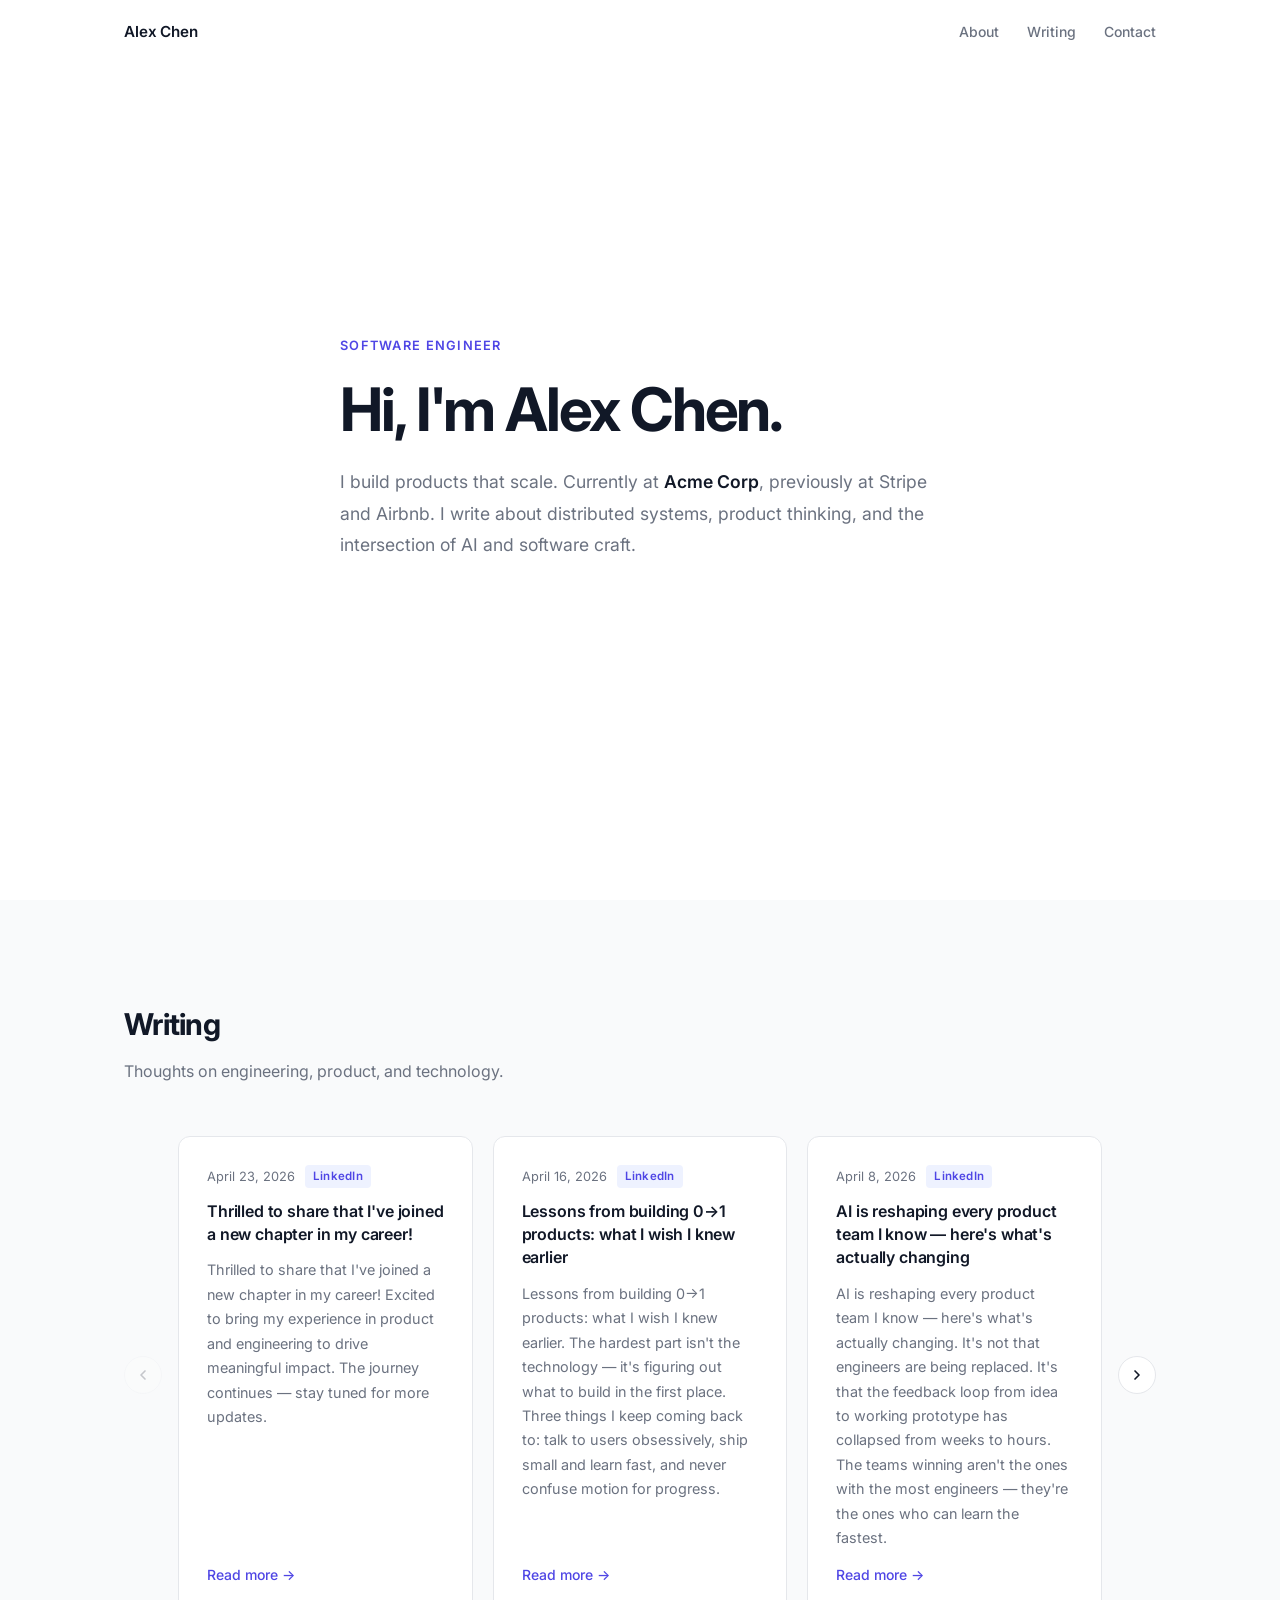
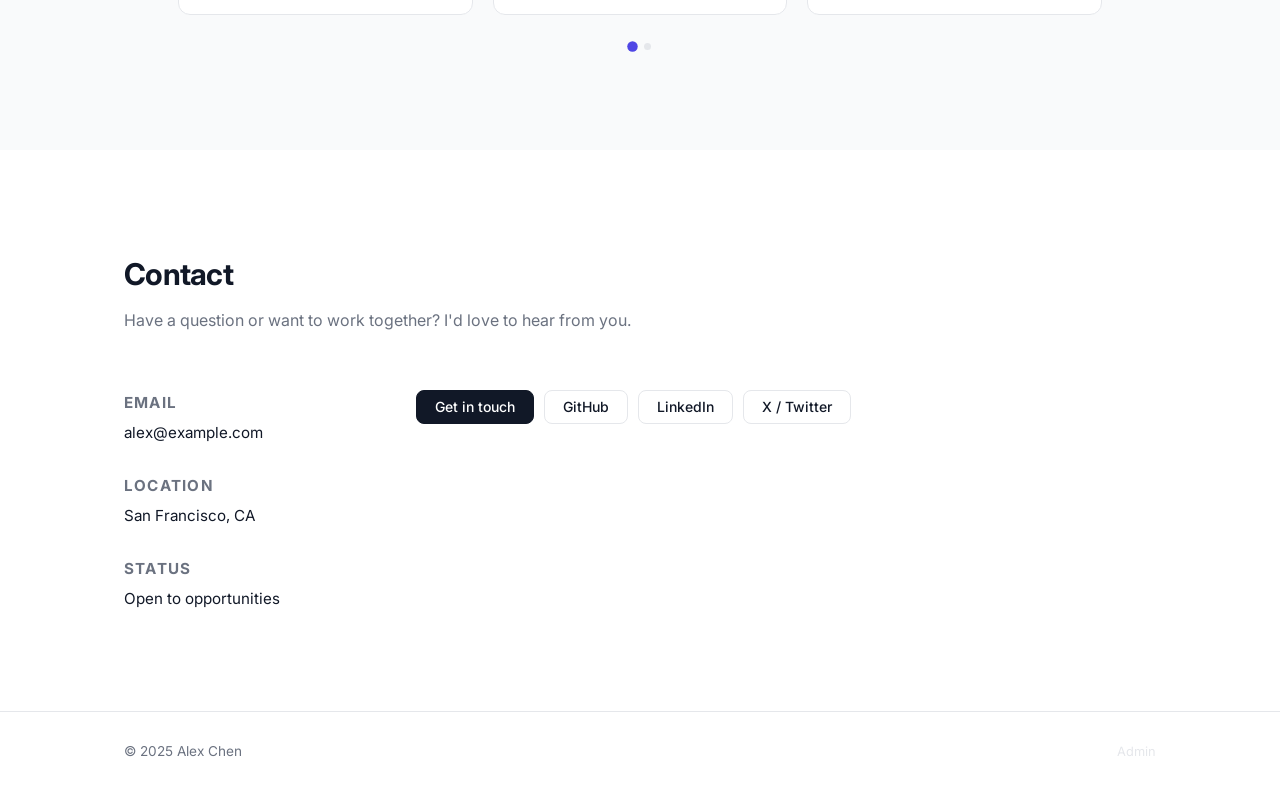
<file: index.html>
<!DOCTYPE html>
<html lang="en">
<head>
  <meta charset="UTF-8">
  <meta name="viewport" content="width=device-width, initial-scale=1.0">
  <title>Alex Chen</title>
  <meta name="description" content="Software engineer, writer, and builder based in San Francisco.">
  <link rel="preconnect" href="https://fonts.googleapis.com">
  <link rel="preconnect" href="https://fonts.gstatic.com" crossorigin>
  <link href="https://fonts.googleapis.com/css2?family=Inter:wght@300;400;500;600;700&display=swap" rel="stylesheet">
  <link rel="stylesheet" href="styles/main.css">
</head>
<body>

  <!-- Navigation -->
  <nav class="nav" id="nav">
    <div class="nav-inner">
      <a href="#" class="nav-logo" id="cms-nav-name">Alex Chen</a>
      <div class="nav-links">
        <a href="#about">About</a>
        <a href="#blog">Writing</a>
        <a href="#contact">Contact</a>
      </div>
      <button class="hamburger" id="hamburger" aria-label="Toggle menu">
        <span></span><span></span><span></span>
      </button>
    </div>
    <div class="nav-mobile" id="mobileMenu">
      <a href="#about">About</a>
      <a href="#blog">Writing</a>
      <a href="#contact">Contact</a>
    </div>
  </nav>

  <!-- ── ABOUT ─────────────────────────────────────────── -->
  <section class="hero" id="about">
    <div class="container">
      <span class="eyebrow" id="cms-role">Software Engineer</span>
      <h1>Hi, I'm <span id="cms-name">Alex&nbsp;Chen</span>.</h1>
      <p class="hero-bio" id="cms-bio">
        I build products that scale. Currently at <strong>Acme Corp</strong>,
        previously at Stripe and Airbnb. I write about distributed systems,
        product thinking, and the intersection of AI and software craft.
      </p>
    </div>
  </section>

  <!-- ── BLOG ──────────────────────────────────────────── -->
  <section class="section section--alt" id="blog">
    <div class="container">
      <div class="section-head">
        <h2>Writing</h2>
        <p id="cms-blog-subtitle">Thoughts on engineering, product, and technology.</p>
      </div>

      <div id="cms-blog-container"></div>
    </div>
  </section>

  <!-- ── CONTACT ───────────────────────────────────────── -->
  <section class="section" id="contact">
    <div class="container">
      <div class="section-head">
        <h2>Contact</h2>
        <p id="cms-contact-subtitle">Have a question or want to work together? I'd love to hear from you.</p>
      </div>

      <div class="contact-layout">

        <div class="contact-info">
          <div class="contact-item">
            <span class="label">Email</span>
            <a href="mailto:alex@example.com" id="cms-email">alex@example.com</a>
          </div>
          <div class="contact-item">
            <span class="label">Location</span>
            <span id="cms-location">San Francisco, CA</span>
          </div>
          <div class="contact-item">
            <span class="label">Status</span>
            <span id="cms-status">Open to opportunities</span>
          </div>
        </div>

        <div class="contact-links" id="cms-contact-links">
          <a href="mailto:alex@example.com" class="btn btn-dark" id="cms-get-in-touch">Get in touch</a>
          <a href="https://github.com" class="btn btn-outline" target="_blank" rel="noopener">GitHub</a>
          <a href="https://linkedin.com" class="btn btn-outline" target="_blank" rel="noopener">LinkedIn</a>
          <a href="https://twitter.com" class="btn btn-outline" target="_blank" rel="noopener">X / Twitter</a>
        </div>

      </div>
    </div>
  </section>

  <!-- Footer -->
  <footer class="footer">
    <div class="container footer-inner">
      <p>© 2025 <span id="cms-footer-name">Alex Chen</span></p>
      <a href="admin/" class="admin-link">Admin</a>
    </div>
  </footer>

  <script src="scripts/main.js"></script>
</body>
</html>
</file>
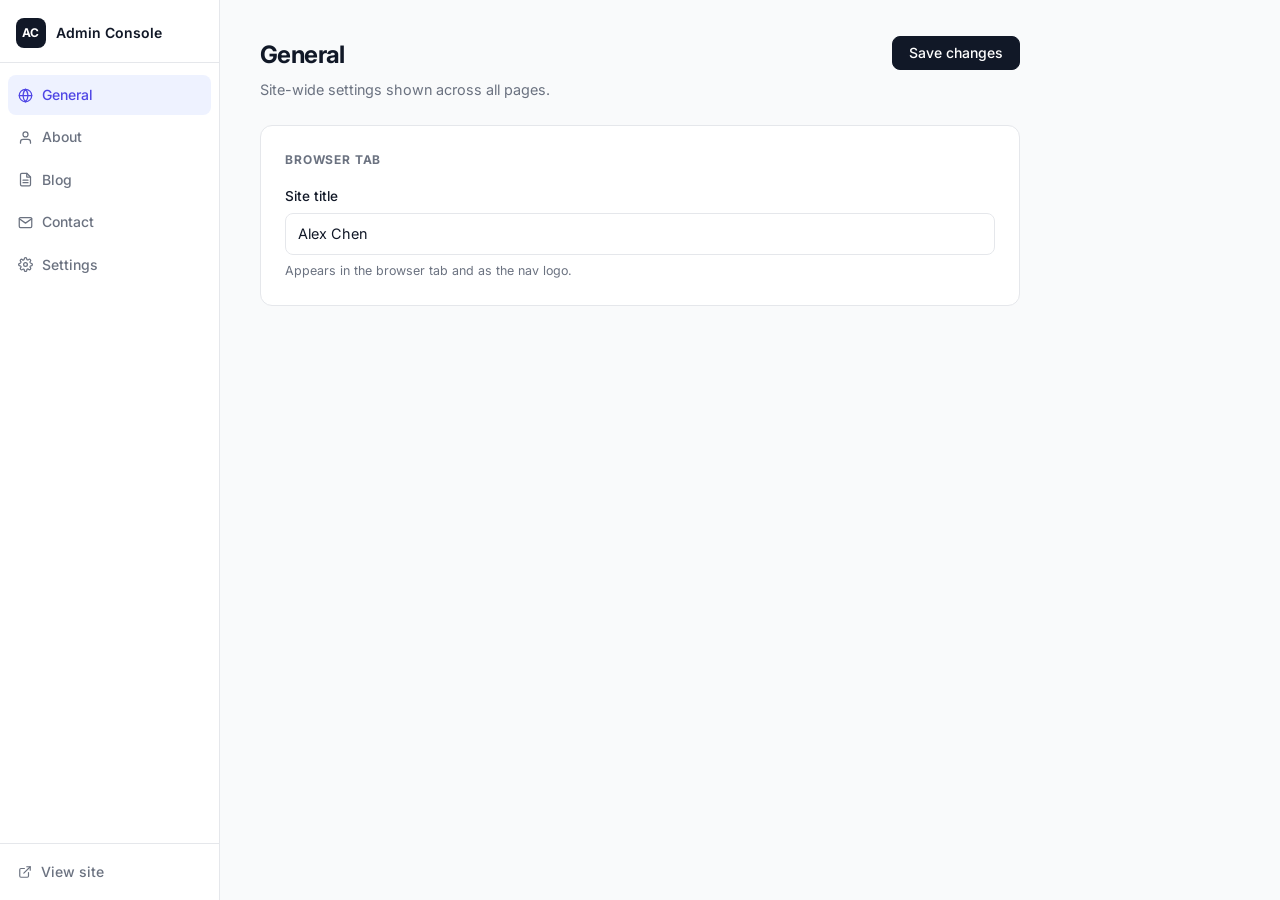
<file: admin/index.html>
<!DOCTYPE html>
<html lang="en">
<head>
  <meta charset="UTF-8">
  <meta name="viewport" content="width=device-width, initial-scale=1.0">
  <title>Admin — Personal Site</title>
  <link rel="preconnect" href="https://fonts.googleapis.com">
  <link rel="preconnect" href="https://fonts.gstatic.com" crossorigin>
  <link href="https://fonts.googleapis.com/css2?family=Inter:wght@300;400;500;600;700&display=swap" rel="stylesheet">
  <link rel="stylesheet" href="admin.css">
</head>
<body>

<!-- ── Dashboard ───────────────────────────────────────────── -->
<div class="dashboard">

  <!-- Sidebar -->
  <aside class="sidebar">
    <div class="sidebar-top">
      <div class="sidebar-brand">
        <div class="brand-mark brand-mark--sm">AC</div>
        <span class="sidebar-title">Admin Console</span>
      </div>
      <nav class="sidebar-nav">
        <a href="#" class="nav-item" data-section="general">
          <svg width="15" height="15" viewBox="0 0 24 24" fill="none" stroke="currentColor" stroke-width="2" stroke-linecap="round" stroke-linejoin="round"><circle cx="12" cy="12" r="10"/><line x1="2" y1="12" x2="22" y2="12"/><path d="M12 2a15.3 15.3 0 0 1 4 10 15.3 15.3 0 0 1-4 10 15.3 15.3 0 0 1-4-10 15.3 15.3 0 0 1 4-10z"/></svg>
          General
        </a>
        <a href="#" class="nav-item" data-section="about">
          <svg width="15" height="15" viewBox="0 0 24 24" fill="none" stroke="currentColor" stroke-width="2" stroke-linecap="round" stroke-linejoin="round"><path d="M20 21v-2a4 4 0 0 0-4-4H8a4 4 0 0 0-4 4v2"/><circle cx="12" cy="7" r="4"/></svg>
          About
        </a>
        <a href="#" class="nav-item" data-section="blog">
          <svg width="15" height="15" viewBox="0 0 24 24" fill="none" stroke="currentColor" stroke-width="2" stroke-linecap="round" stroke-linejoin="round"><path d="M14 2H6a2 2 0 0 0-2 2v16a2 2 0 0 0 2 2h12a2 2 0 0 0 2-2V8z"/><polyline points="14 2 14 8 20 8"/><line x1="16" y1="13" x2="8" y2="13"/><line x1="16" y1="17" x2="8" y2="17"/></svg>
          Blog
        </a>
        <a href="#" class="nav-item" data-section="contact">
          <svg width="15" height="15" viewBox="0 0 24 24" fill="none" stroke="currentColor" stroke-width="2" stroke-linecap="round" stroke-linejoin="round"><path d="M4 4h16c1.1 0 2 .9 2 2v12c0 1.1-.9 2-2 2H4c-1.1 0-2-.9-2-2V6c0-1.1.9-2 2-2z"/><polyline points="22,6 12,13 2,6"/></svg>
          Contact
        </a>
        <a href="#" class="nav-item" data-section="settings">
          <svg width="15" height="15" viewBox="0 0 24 24" fill="none" stroke="currentColor" stroke-width="2" stroke-linecap="round" stroke-linejoin="round"><circle cx="12" cy="12" r="3"/><path d="M19.4 15a1.65 1.65 0 0 0 .33 1.82l.06.06a2 2 0 0 1-2.83 2.83l-.06-.06a1.65 1.65 0 0 0-1.82-.33 1.65 1.65 0 0 0-1 1.51V21a2 2 0 0 1-4 0v-.09A1.65 1.65 0 0 0 9 19.4a1.65 1.65 0 0 0-1.82.33l-.06.06a2 2 0 0 1-2.83-2.83l.06-.06A1.65 1.65 0 0 0 4.68 15a1.65 1.65 0 0 0-1.51-1H3a2 2 0 0 1 0-4h.09A1.65 1.65 0 0 0 4.6 9a1.65 1.65 0 0 0-.33-1.82l-.06-.06a2 2 0 0 1 2.83-2.83l.06.06A1.65 1.65 0 0 0 9 4.68a1.65 1.65 0 0 0 1-1.51V3a2 2 0 0 1 4 0v.09a1.65 1.65 0 0 0 1 1.51 1.65 1.65 0 0 0 1.82-.33l.06-.06a2 2 0 0 1 2.83 2.83l-.06.06A1.65 1.65 0 0 0 19.4 9a1.65 1.65 0 0 0 1.51 1H21a2 2 0 0 1 0 4h-.09a1.65 1.65 0 0 0-1.51 1z"/></svg>
          Settings
        </a>
      </nav>
    </div>
    <div class="sidebar-bottom">
      <a href="../" target="_blank" rel="noopener" class="nav-item nav-item--muted">
        <svg width="14" height="14" viewBox="0 0 24 24" fill="none" stroke="currentColor" stroke-width="2" stroke-linecap="round" stroke-linejoin="round"><path d="M18 13v6a2 2 0 0 1-2 2H5a2 2 0 0 1-2-2V8a2 2 0 0 1 2-2h6"/><polyline points="15 3 21 3 21 9"/><line x1="10" y1="14" x2="21" y2="3"/></svg>
        View site
      </a>
    </div>
  </aside>

  <!-- Main content area -->
  <main class="main-content">

    <!-- ── General Panel ────────────────────────────────── -->
    <div id="panel-general" class="panel" hidden>
      <div class="panel-header">
        <div>
          <h2>General</h2>
          <p>Site-wide settings shown across all pages.</p>
        </div>
        <button id="save-general" class="btn btn-dark">Save changes</button>
      </div>

      <div class="card">
        <div class="card-section">
          <p class="card-label">Browser tab</p>
          <div class="field">
            <label for="site-title">Site title</label>
            <input id="site-title" type="text" placeholder="e.g. Alex Chen">
            <span class="field-hint">Appears in the browser tab and as the nav logo.</span>
          </div>
        </div>
      </div>
    </div>

    <!-- ── About Panel ──────────────────────────────────── -->
    <div id="panel-about" class="panel" hidden>
      <div class="panel-header">
        <div>
          <h2>About</h2>
          <p>Edit your personal introduction and social links.</p>
        </div>
        <button id="save-about" class="btn btn-dark">Save changes</button>
      </div>

      <div class="card">
        <div class="card-section">
          <p class="card-label">Personal info</p>
          <div class="field-row">
            <div class="field">
              <label for="about-name">Name</label>
              <input id="about-name" type="text" placeholder="Your full name">
            </div>
            <div class="field">
              <label for="about-role">Role / Title</label>
              <input id="about-role" type="text" placeholder="e.g. Software Engineer">
            </div>
          </div>
          <div class="field">
            <label for="about-bio">Bio</label>
            <textarea id="about-bio" rows="4" placeholder="Write a short bio…"></textarea>
            <span class="field-hint">HTML is supported — e.g. &lt;strong&gt;Company Name&lt;/strong&gt;</span>
          </div>
        </div>
        <div class="card-divider"></div>
        <div class="card-section">
          <div class="card-section-head">
            <p class="card-label">Social links</p>
            <button id="add-link-btn" class="btn btn-outline btn-sm">+ Add link</button>
          </div>
          <p class="field-hint">These appear as buttons in your Contact section.</p>
          <div id="links-list" class="links-list"></div>
        </div>
      </div>
    </div>

    <!-- ── Blog Panel ───────────────────────────────────── -->
    <div id="panel-blog" class="panel" hidden>
      <div class="panel-header">
        <div>
          <h2>Blog</h2>
          <p>Create, edit, and remove blog posts.</p>
        </div>
        <div class="panel-header-actions">
          <button id="import-linkedin-btn" class="btn btn-outline">Import from JSON</button>
          <input id="import-linkedin-file" type="file" accept=".json" hidden>
          <button id="sync-linkedin-btn" class="btn btn-linkedin">
            <svg width="14" height="14" viewBox="0 0 24 24" fill="currentColor">
              <path d="M20.447 20.452h-3.554v-5.569c0-1.328-.027-3.037-1.852-3.037-1.853 0-2.136 1.445-2.136 2.939v5.667H9.351V9h3.414v1.561h.046c.477-.9 1.637-1.85 3.37-1.85 3.601 0 4.267 2.37 4.267 5.455v6.286zM5.337 7.433a2.062 2.062 0 0 1-2.063-2.065 2.064 2.064 0 1 1 2.063 2.065zm1.782 13.019H3.555V9h3.564v11.452zM22.225 0H1.771C.792 0 0 .774 0 1.729v20.542C0 23.227.792 24 1.771 24h20.451C23.2 24 24 23.227 24 22.271V1.729C24 .774 23.2 0 22.222 0h.003z"/>
            </svg>
            <span id="sync-linkedin-label">Sync LinkedIn</span>
            <span id="sync-linkedin-spinner" class="btn-spinner" hidden></span>
          </button>
          <button id="new-post-btn" class="btn btn-dark">+ New post</button>
        </div>
      </div>

      <div class="card card--flush">
        <div id="posts-list"></div>
      </div>
    </div>

    <!-- ── Contact Panel ────────────────────────────────── -->
    <div id="panel-contact" class="panel" hidden>
      <div class="panel-header">
        <div>
          <h2>Contact</h2>
          <p>Update your contact details shown on the website.</p>
        </div>
        <button id="save-contact" class="btn btn-dark">Save changes</button>
      </div>

      <div class="card">
        <div class="card-section">
          <div class="field">
            <label for="contact-subtitle">Section subtitle</label>
            <textarea id="contact-subtitle" rows="2"
              placeholder="A short message shown in the Contact section…"></textarea>
          </div>
          <div class="field-row">
            <div class="field">
              <label for="contact-email">Email address</label>
              <input id="contact-email" type="email" placeholder="you@example.com">
            </div>
            <div class="field">
              <label for="contact-location">Location</label>
              <input id="contact-location" type="text" placeholder="City, State">
            </div>
          </div>
          <div class="field">
            <label for="contact-status">Availability status</label>
            <input id="contact-status" type="text" placeholder="e.g. Open to opportunities">
          </div>
        </div>
      </div>
    </div>

    <!-- ── Settings Panel ───────────────────────────────── -->
    <div id="panel-settings" class="panel" hidden>
      <div class="panel-header">
        <div>
          <h2>Settings</h2>
          <p>Reset all website content to defaults.</p>
        </div>
      </div>

      <div class="card">
        <div class="card-section">
          <p class="card-label">Reset content</p>
          <p class="field-hint">Restore all website content to the original placeholder values. This cannot be undone.</p>
          <button id="reset-defaults" class="btn btn-danger">Reset to defaults</button>
        </div>
      </div>
    </div>

  </main>
</div>

<!-- ── Post Modal ──────────────────────────────────────────── -->
<div id="postModal" class="modal-overlay" hidden>
  <div class="modal" role="dialog" aria-modal="true" aria-labelledby="modal-heading">
    <div class="modal-header">
      <h3 id="modal-heading">New post</h3>
      <button id="modal-close" class="icon-btn" aria-label="Close">
        <svg width="18" height="18" viewBox="0 0 24 24" fill="none" stroke="currentColor"
             stroke-width="2.5" stroke-linecap="round">
          <line x1="18" y1="6" x2="6" y2="18"/><line x1="6" y1="6" x2="18" y2="18"/>
        </svg>
      </button>
    </div>
    <div class="modal-body">
      <input id="modal-id" type="hidden">
      <div class="field">
        <label for="modal-post-title">Title</label>
        <input id="modal-post-title" type="text" placeholder="Post title">
      </div>
      <div class="field-row">
        <div class="field">
          <label for="modal-date">Date</label>
          <input id="modal-date" type="text" placeholder="e.g. April 15, 2025">
        </div>
        <div class="field">
          <label for="modal-tag">Tag</label>
          <input id="modal-tag" type="text" placeholder="e.g. Engineering">
        </div>
      </div>
      <div class="field">
        <label for="modal-excerpt">Excerpt</label>
        <textarea id="modal-excerpt" rows="3" placeholder="Brief description of the post…"></textarea>
      </div>
      <div class="field">
        <label for="modal-url">Post URL</label>
        <input id="modal-url" type="text" placeholder="https://… or #">
      </div>
    </div>
    <div class="modal-footer">
      <button id="modal-delete" class="btn btn-danger">Delete post</button>
      <div class="modal-footer-right">
        <button id="modal-cancel" class="btn btn-outline">Cancel</button>
        <button id="modal-save" class="btn btn-dark">Save post</button>
      </div>
    </div>
  </div>
</div>

<!-- Toast container -->
<div id="toastContainer" class="toast-container" aria-live="polite"></div>

<script src="admin.js"></script>
</body>
</html>
</file>
<file: styles/main.css>
/* ─── Design tokens ─────────────────────────────────────────── */
:root {
  --bg:          #ffffff;
  --bg-alt:      #F9FAFB;
  --border:      #E5E7EB;
  --text:        #111827;
  --muted:       #6B7280;
  --accent:      #4F46E5;
  --accent-dark: #4338CA;
  --tag-bg:      #EEF2FF;
  --tag-text:    #4F46E5;
  --success-bg:  #F0FDF4;
  --success-bd:  #BBF7D0;
  --success-tx:  #166534;

  --font: 'Inter', -apple-system, BlinkMacSystemFont, 'Segoe UI', sans-serif;
  --radius: 8px;
  --nav-h: 64px;
  --max-w: 1080px;
  --ease: 180ms ease;
}

/* ─── Reset ─────────────────────────────────────────────────── */
*, *::before, *::after { box-sizing: border-box; margin: 0; padding: 0; }

html {
  scroll-behavior: smooth;
  font-size: 16px;
}

body {
  font-family: var(--font);
  background: var(--bg);
  color: var(--text);
  line-height: 1.65;
  -webkit-font-smoothing: antialiased;
}

a { color: inherit; }
img { display: block; max-width: 100%; }

/* ─── Layout helpers ─────────────────────────────────────────── */
.container {
  max-width: var(--max-w);
  margin: 0 auto;
  padding: 0 24px;
}

/* ─── Navigation ─────────────────────────────────────────────── */
.nav {
  position: fixed;
  inset: 0 0 auto 0;
  height: var(--nav-h);
  background: rgba(255,255,255,0.88);
  backdrop-filter: blur(14px);
  -webkit-backdrop-filter: blur(14px);
  border-bottom: 1px solid transparent;
  transition: border-color var(--ease), box-shadow var(--ease);
  z-index: 200;
}

.nav.scrolled {
  border-bottom-color: var(--border);
  box-shadow: 0 1px 4px rgba(0,0,0,0.05);
}

.nav-inner {
  max-width: var(--max-w);
  margin: 0 auto;
  padding: 0 24px;
  height: var(--nav-h);
  display: flex;
  align-items: center;
  justify-content: space-between;
}

.nav-logo {
  font-size: 0.95rem;
  font-weight: 600;
  text-decoration: none;
  letter-spacing: -0.01em;
}

.nav-links {
  display: flex;
  gap: 28px;
}

.nav-links a {
  font-size: 0.875rem;
  font-weight: 500;
  color: var(--muted);
  text-decoration: none;
  transition: color var(--ease);
}
.nav-links a:hover { color: var(--text); }

/* Hamburger */
.hamburger {
  display: none;
  flex-direction: column;
  justify-content: center;
  gap: 5px;
  background: none;
  border: none;
  cursor: pointer;
  padding: 4px;
  width: 32px;
  height: 32px;
}
.hamburger span {
  display: block;
  height: 2px;
  background: var(--text);
  border-radius: 2px;
  transition: var(--ease);
}

/* Mobile dropdown */
.nav-mobile {
  display: none;
  flex-direction: column;
  background: var(--bg);
  border-top: 1px solid var(--border);
  padding: 8px 24px 20px;
}
.nav-mobile.open { display: flex; }

.nav-mobile a {
  font-size: 1rem;
  font-weight: 500;
  color: var(--muted);
  text-decoration: none;
  padding: 12px 0;
  border-bottom: 1px solid var(--border);
  transition: color var(--ease);
}
.nav-mobile a:last-child { border-bottom: none; }
.nav-mobile a:hover { color: var(--text); }

/* ─── Buttons ────────────────────────────────────────────────── */
.btn {
  display: inline-flex;
  align-items: center;
  justify-content: center;
  gap: 6px;
  padding: 9px 18px;
  border-radius: var(--radius);
  font: 500 0.875rem/1 var(--font);
  text-decoration: none;
  cursor: pointer;
  border: 1px solid transparent;
  transition: background var(--ease), border-color var(--ease), color var(--ease);
  white-space: nowrap;
}

.btn-dark {
  background: var(--text);
  color: #fff;
  border-color: var(--text);
}
.btn-dark:hover { background: #374151; border-color: #374151; }

.btn-outline {
  background: transparent;
  color: var(--text);
  border-color: var(--border);
}
.btn-outline:hover { background: var(--bg-alt); border-color: #9CA3AF; }

.btn-full { width: 100%; }

/* ─── Hero ───────────────────────────────────────────────────── */
.hero {
  display: flex;
  align-items: center;
  min-height: 100vh;
  padding: calc(var(--nav-h) + 72px) 0 100px;
}

.eyebrow {
  display: block;
  font-size: 0.8rem;
  font-weight: 600;
  letter-spacing: 0.1em;
  text-transform: uppercase;
  color: var(--accent);
  margin-bottom: 20px;
}

.hero h1 {
  font-size: clamp(2.4rem, 5.5vw, 3.75rem);
  font-weight: 700;
  letter-spacing: -0.035em;
  line-height: 1.1;
  margin-bottom: 24px;
}

.hero-bio {
  font-size: 1.1rem;
  color: var(--muted);
  line-height: 1.8;
  max-width: 600px;
  margin-bottom: 40px;
}
.hero-bio strong { color: var(--text); font-weight: 600; }

.hero-actions {
  display: flex;
  flex-wrap: wrap;
  gap: 10px;
}

/* ─── Sections ───────────────────────────────────────────────── */
.section {
  padding: 100px 0;
}
.section--alt { background: var(--bg-alt); }

.section-head {
  margin-bottom: 52px;
}
.section-head h2 {
  font-size: 1.875rem;
  font-weight: 700;
  letter-spacing: -0.025em;
  margin-bottom: 8px;
}
.section-head p {
  font-size: 1rem;
  color: var(--muted);
}

/* ─── Blog slider ────────────────────────────────────────────── */
.blog-slider {
  display: flex;
  align-items: center;
  gap: 16px;
}

.slider-viewport {
  flex: 1;
  overflow: hidden;
}

.slider-track {
  display: flex;
  gap: 20px;
  transition: transform 420ms cubic-bezier(0.25, 0.46, 0.45, 0.94);
  will-change: transform;
}

.slider-arrow {
  flex-shrink: 0;
  width: 38px;
  height: 38px;
  border-radius: 50%;
  background: var(--bg);
  border: 1px solid var(--border);
  display: flex;
  align-items: center;
  justify-content: center;
  cursor: pointer;
  color: var(--text);
  transition: background var(--ease), color var(--ease), border-color var(--ease);
}
.slider-arrow:hover:not(:disabled) {
  background: var(--text);
  color: #fff;
  border-color: var(--text);
}
.slider-arrow:disabled { opacity: 0.22; cursor: not-allowed; }

.slider-dots {
  display: flex;
  justify-content: center;
  gap: 8px;
  margin-top: 28px;
}
.dot {
  width: 7px;
  height: 7px;
  border-radius: 50%;
  background: var(--border);
  border: none;
  cursor: pointer;
  padding: 0;
  transition: background var(--ease), transform var(--ease);
}
.dot--active { background: var(--accent); transform: scale(1.5); }

.post-card {
  background: var(--bg);
  border: 1px solid var(--border);
  border-radius: 12px;
  padding: 28px;
  display: flex;
  flex-direction: column;
  gap: 12px;
  transition: box-shadow var(--ease), transform var(--ease);
}
.post-card:hover {
  box-shadow: 0 8px 28px rgba(0,0,0,0.07);
  transform: translateY(-2px);
}

.post-meta {
  display: flex;
  align-items: center;
  gap: 10px;
}
.post-meta time {
  font-size: 0.8rem;
  color: var(--muted);
}

.tag {
  font-size: 0.72rem;
  font-weight: 600;
  color: var(--tag-text);
  background: var(--tag-bg);
  padding: 2px 8px;
  border-radius: 4px;
  letter-spacing: 0.02em;
}

.post-card h3 {
  font-size: 1rem;
  font-weight: 600;
  letter-spacing: -0.01em;
  line-height: 1.45;
}
.post-card h3 a {
  text-decoration: none;
  transition: color var(--ease);
}
.post-card h3 a:hover { color: var(--accent); }

.post-card p {
  font-size: 0.9rem;
  color: var(--muted);
  line-height: 1.7;
  flex: 1;
}

.post-link {
  font-size: 0.875rem;
  font-weight: 500;
  color: var(--accent);
  text-decoration: none;
  transition: color var(--ease);
}
.post-link:hover { color: var(--accent-dark); }

/* ─── Contact ────────────────────────────────────────────────── */
.contact-layout {
  display: grid;
  grid-template-columns: 220px 1fr;
  gap: 72px;
  align-items: start;
}

.contact-info {
  display: flex;
  flex-direction: column;
  gap: 28px;
  padding-top: 4px;
}

.contact-item {
  display: flex;
  flex-direction: column;
  gap: 5px;
}

.label {
  font-size: 0.72rem;
  font-weight: 700;
  color: var(--muted);
  text-transform: uppercase;
  letter-spacing: 0.08em;
}

.contact-item a,
.contact-item span {
  font-size: 0.95rem;
  text-decoration: none;
  transition: color var(--ease);
}
.contact-item a:hover { color: var(--accent); }

/* ─── Contact links ──────────────────────────────────────────── */
.contact-links {
  display: flex;
  flex-wrap: wrap;
  gap: 10px;
  align-items: flex-start;
  padding-top: 4px;
}

/* ─── Footer ─────────────────────────────────────────────────── */
.footer {
  padding: 28px 0;
  border-top: 1px solid var(--border);
}
.footer-inner {
  display: flex;
  align-items: center;
  justify-content: space-between;
}
.footer p {
  font-size: 0.85rem;
  color: var(--muted);
}
.admin-link {
  font-size: 0.8rem;
  color: var(--border);
  text-decoration: none;
  transition: color var(--ease);
}
.admin-link:hover { color: var(--muted); }

/* ─── Responsive ─────────────────────────────────────────────── */
@media (max-width: 768px) {
  .nav-links { display: none; }
  .hamburger  { display: flex; }

  .hero {
    min-height: auto;
    padding: calc(var(--nav-h) + 48px) 0 80px;
  }

  .section { padding: 72px 0; }


  .contact-layout {
    grid-template-columns: 1fr;
    gap: 40px;
  }

  .contact-links {
    flex-direction: column;
    align-items: flex-start;
  }
}

@media (max-width: 480px) {
  .container { padding: 0 16px; }
  .post-card  { padding: 20px; }
}
</file>
<file: admin/admin.css>
/* ─── Design tokens (mirrors main site) ─────────────────────── */
:root {
  --bg:           #ffffff;
  --bg-alt:       #F9FAFB;
  --border:       #E5E7EB;
  --text:         #111827;
  --muted:        #6B7280;
  --accent:       #4F46E5;
  --accent-light: #EEF2FF;
  --danger-bg:    #FEF2F2;
  --danger-bd:    #FECACA;
  --danger-tx:    #B91C1C;

  --font:      'Inter', -apple-system, BlinkMacSystemFont, sans-serif;
  --radius:    8px;
  --sidebar-w: 220px;
  --ease:      180ms ease;
}

/* ─── Reset ─────────────────────────────────────────────────── */
*, *::before, *::after { box-sizing: border-box; margin: 0; padding: 0; }
html { font-size: 16px; }
body {
  font-family: var(--font);
  background: var(--bg-alt);
  color: var(--text);
  line-height: 1.6;
  -webkit-font-smoothing: antialiased;
}
a { color: inherit; }

/* ─── Brand mark ─────────────────────────────────────────────── */
.brand-mark {
  display: inline-flex;
  align-items: center;
  justify-content: center;
  width: 48px;
  height: 48px;
  background: var(--text);
  color: #fff;
  border-radius: 12px;
  font-size: 1rem;
  font-weight: 700;
  letter-spacing: 0.02em;
  flex-shrink: 0;
}
.brand-mark--sm {
  width: 30px;
  height: 30px;
  font-size: 0.75rem;
  border-radius: 8px;
}

/* ─── Dashboard layout ───────────────────────────────────────── */
.dashboard {
  display: grid;
  grid-template-columns: var(--sidebar-w) 1fr;
  height: 100vh;
  overflow: hidden;
}

/* ─── Sidebar ────────────────────────────────────────────────── */
.sidebar {
  display: flex;
  flex-direction: column;
  height: 100vh;
  overflow-y: auto;
  background: var(--bg);
  border-right: 1px solid var(--border);
}

.sidebar-top { flex: 1; }

.sidebar-brand {
  display: flex;
  align-items: center;
  gap: 10px;
  padding: 18px 16px 14px;
  border-bottom: 1px solid var(--border);
}

.sidebar-title {
  font-size: 0.875rem;
  font-weight: 600;
}

.sidebar-nav {
  display: flex;
  flex-direction: column;
  gap: 2px;
  padding: 12px 8px;
}

.sidebar-bottom {
  display: flex;
  flex-direction: column;
  gap: 2px;
  padding: 8px;
  border-top: 1px solid var(--border);
}

/* Nav items — shared by sidebar + mobile */
.nav-item {
  display: flex;
  align-items: center;
  gap: 9px;
  padding: 9px 10px;
  border-radius: var(--radius);
  font-size: 0.875rem;
  font-weight: 500;
  color: var(--muted);
  text-decoration: none;
  cursor: pointer;
  background: none;
  border: none;
  font-family: var(--font);
  width: 100%;
  text-align: left;
  transition: background var(--ease), color var(--ease);
}
.nav-item:hover          { background: var(--bg-alt); color: var(--text); }
.nav-item.active         { background: var(--accent-light); color: var(--accent); }
.nav-item--logout:hover  { color: var(--danger-tx); }

/* ─── Main content ───────────────────────────────────────────── */
.main-content {
  height: 100vh;
  overflow-y: auto;
  padding: 36px 40px;
  background: var(--bg-alt);
}

/* ─── Panel ──────────────────────────────────────────────────── */
.panel { max-width: 760px; }

.panel-header {
  display: flex;
  align-items: flex-start;
  justify-content: space-between;
  gap: 16px;
  margin-bottom: 24px;
}
.panel-header h2 {
  font-size: 1.5rem;
  font-weight: 700;
  letter-spacing: -0.025em;
  margin-bottom: 4px;
}
.panel-header p { font-size: 0.9rem; color: var(--muted); }

.panel-header-actions {
  display: flex;
  gap: 8px;
  align-items: center;
  flex-shrink: 0;
}

/* ─── Card ───────────────────────────────────────────────────── */
.card {
  background: var(--bg);
  border: 1px solid var(--border);
  border-radius: 12px;
  overflow: hidden;
}
.card--flush { /* no padding — children manage their own */ }

.card-section {
  padding: 24px;
  display: flex;
  flex-direction: column;
  gap: 16px;
}
.card-section-head {
  display: flex;
  align-items: center;
  justify-content: space-between;
}
.card-divider { height: 1px; background: var(--border); }

.card-label {
  font-size: 0.75rem;
  font-weight: 700;
  text-transform: uppercase;
  letter-spacing: 0.07em;
  color: var(--muted);
}

/* ─── Form fields ────────────────────────────────────────────── */
.field {
  display: flex;
  flex-direction: column;
  gap: 6px;
}
.field-row {
  display: grid;
  grid-template-columns: 1fr 1fr;
  gap: 16px;
}
.field label {
  font-size: 0.85rem;
  font-weight: 500;
}
.field input,
.field textarea {
  padding: 9px 12px;
  border: 1px solid var(--border);
  border-radius: var(--radius);
  font: 0.9rem/1.5 var(--font);
  color: var(--text);
  background: var(--bg);
  outline: none;
  resize: vertical;
  transition: border-color var(--ease), box-shadow var(--ease);
}
.field input::placeholder,
.field textarea::placeholder { color: #C9CFD9; }
.field input:focus,
.field textarea:focus {
  border-color: var(--accent);
  box-shadow: 0 0 0 3px rgba(79,70,229,0.1);
}
.field-hint {
  font-size: 0.78rem;
  color: var(--muted);
}
.field-hint code {
  font-family: monospace;
  background: var(--bg-alt);
  padding: 1px 5px;
  border-radius: 3px;
  border: 1px solid var(--border);
  font-size: 0.78rem;
}

/* ─── Buttons ────────────────────────────────────────────────── */
.btn {
  display: inline-flex;
  align-items: center;
  justify-content: center;
  gap: 6px;
  padding: 9px 16px;
  border-radius: var(--radius);
  font: 500 0.875rem/1 var(--font);
  cursor: pointer;
  border: 1px solid transparent;
  transition: all var(--ease);
  white-space: nowrap;
  text-decoration: none;
}
.btn-dark    { background: var(--text); color: #fff; border-color: var(--text); }
.btn-dark:hover { background: #374151; border-color: #374151; }
.btn-outline { background: transparent; color: var(--text); border-color: var(--border); }
.btn-outline:hover { background: var(--bg-alt); border-color: #9CA3AF; }
.btn-danger  { background: var(--danger-bg); color: var(--danger-tx); border-color: var(--danger-bd); }
.btn-danger:hover { background: #FEE2E2; border-color: #FCA5A5; }
.btn-sm   { padding: 6px 12px; font-size: 0.8rem; }
.btn-full { width: 100%; }

.btn-linkedin {
  background: #0A66C2;
  color: #fff;
  border-color: #0A66C2;
  gap: 7px;
}
.btn-linkedin:hover:not(:disabled) { background: #004182; border-color: #004182; }
.btn-linkedin:disabled { opacity: 0.55; cursor: not-allowed; }

.btn-spinner {
  width: 12px;
  height: 12px;
  border: 2px solid rgba(255,255,255,0.35);
  border-top-color: #fff;
  border-radius: 50%;
  animation: spin 0.7s linear infinite;
  flex-shrink: 0;
}
@keyframes spin { to { transform: rotate(360deg); } }

/* ─── Icon button ────────────────────────────────────────────── */
.icon-btn {
  display: inline-flex;
  align-items: center;
  justify-content: center;
  width: 30px;
  height: 30px;
  border-radius: 6px;
  background: none;
  border: none;
  cursor: pointer;
  color: var(--muted);
  transition: background var(--ease), color var(--ease);
  flex-shrink: 0;
}
.icon-btn:hover         { background: var(--bg-alt); color: var(--text); }
.icon-btn.danger:hover  { background: var(--danger-bg); color: var(--danger-tx); }

/* ─── Links list (About) ─────────────────────────────────────── */
.links-list {
  display: flex;
  flex-direction: column;
  gap: 8px;
}
.link-row {
  display: grid;
  grid-template-columns: 150px 1fr auto;
  gap: 8px;
  align-items: center;
}

/* ─── Posts list (Blog) ──────────────────────────────────────── */
.post-row {
  display: flex;
  align-items: center;
  justify-content: space-between;
  padding: 14px 20px;
  border-bottom: 1px solid var(--border);
  gap: 16px;
}
.post-row:last-child { border-bottom: none; }

.post-row-info {
  display: flex;
  align-items: center;
  gap: 10px;
  min-width: 0;
  flex: 1;
}
.post-tag {
  font-size: 0.7rem;
  font-weight: 600;
  color: var(--accent);
  background: var(--accent-light);
  padding: 2px 8px;
  border-radius: 4px;
  white-space: nowrap;
  flex-shrink: 0;
}
.post-title {
  font-size: 0.9rem;
  font-weight: 500;
  overflow: hidden;
  text-overflow: ellipsis;
  white-space: nowrap;
}
.post-row-meta {
  display: flex;
  align-items: center;
  gap: 10px;
  flex-shrink: 0;
}
.post-row-meta time { font-size: 0.8rem; color: var(--muted); }
.post-row-actions { display: flex; gap: 4px; }

.empty-state {
  padding: 48px 20px;
  text-align: center;
  color: var(--muted);
  font-size: 0.9rem;
}

/* ─── Modal ──────────────────────────────────────────────────── */
.modal-overlay {
  position: fixed;
  inset: 0;
  background: rgba(0,0,0,0.45);
  display: flex;
  align-items: center;
  justify-content: center;
  z-index: 1000;
  padding: 20px;
  backdrop-filter: blur(3px);
}
.modal-overlay[hidden] { display: none; }

.modal {
  background: var(--bg);
  border-radius: 16px;
  width: 100%;
  max-width: 540px;
  max-height: 90vh;
  overflow-y: auto;
  box-shadow: 0 24px 60px rgba(0,0,0,0.2);
}
.modal-header {
  display: flex;
  align-items: center;
  justify-content: space-between;
  padding: 20px 24px 16px;
  border-bottom: 1px solid var(--border);
}
.modal-header h3 {
  font-size: 1.1rem;
  font-weight: 600;
  letter-spacing: -0.01em;
}
.modal-body {
  padding: 20px 24px;
  display: flex;
  flex-direction: column;
  gap: 16px;
}
.modal-footer {
  display: flex;
  align-items: center;
  justify-content: space-between;
  padding: 16px 24px 20px;
  border-top: 1px solid var(--border);
}
.modal-footer-right { display: flex; gap: 8px; }

/* ─── Toast ──────────────────────────────────────────────────── */
.toast-container {
  position: fixed;
  bottom: 24px;
  right: 24px;
  display: flex;
  flex-direction: column;
  gap: 8px;
  z-index: 2000;
  pointer-events: none;
}
.toast {
  padding: 11px 16px;
  border-radius: 9px;
  font-size: 0.875rem;
  font-weight: 500;
  color: #fff;
  background: var(--text);
  box-shadow: 0 4px 16px rgba(0,0,0,0.15);
  opacity: 0;
  transform: translateY(6px);
  transition: opacity 200ms ease, transform 200ms ease;
}
.toast.visible          { opacity: 1; transform: translateY(0); }
.toast.toast--error     { background: var(--danger-tx); }
.toast.toast--info      { background: #374151; }

/* ─── Responsive ─────────────────────────────────────────────── */
@media (max-width: 768px) {
  .dashboard {
    grid-template-columns: 1fr;
    grid-template-rows: auto 1fr;
    height: auto;
    min-height: 100vh;
  }
  .sidebar {
    height: auto;
    flex-direction: row;
    align-items: center;
    border-right: none;
    border-bottom: 1px solid var(--border);
    padding: 10px 12px;
    overflow-x: auto;
    gap: 0;
  }
  .sidebar-top    { flex: 1; display: flex; align-items: center; }
  .sidebar-brand  { padding: 0 12px 0 0; border-bottom: none; flex-shrink: 0; }
  .sidebar-title  { display: none; }
  .sidebar-nav    { flex-direction: row; padding: 0; gap: 2px; }
  .sidebar-bottom { flex-direction: row; border-top: none; padding: 0; gap: 2px;
                    border-left: 1px solid var(--border); margin-left: 8px; padding-left: 8px; }
  .nav-item       { white-space: nowrap; }
  .main-content   { height: auto; padding: 20px 16px; }
  .field-row      { grid-template-columns: 1fr; }
  .link-row       { grid-template-columns: 1fr 1fr auto; }
  .post-row-meta time { display: none; }
  .modal-footer   { flex-direction: column-reverse; gap: 12px; }
  .modal-footer-right { width: 100%; justify-content: flex-end; }
}
</file>
